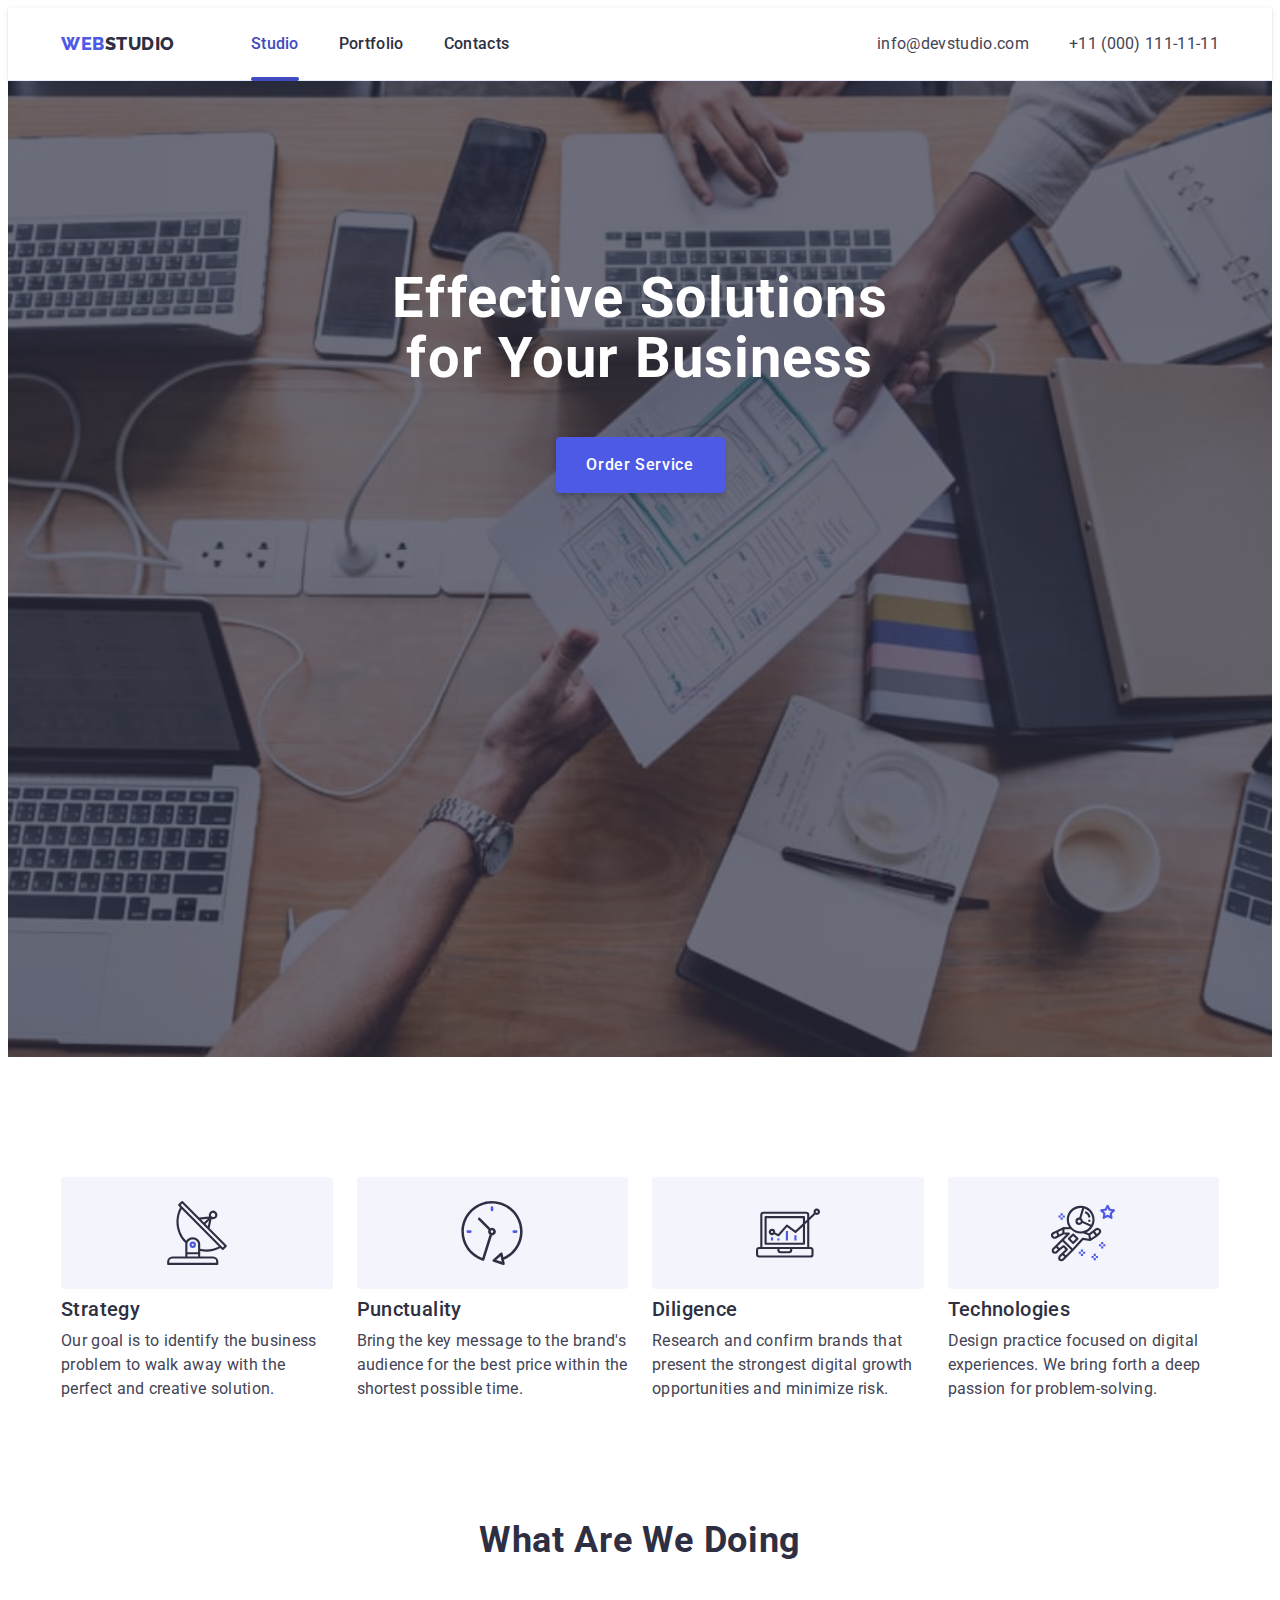
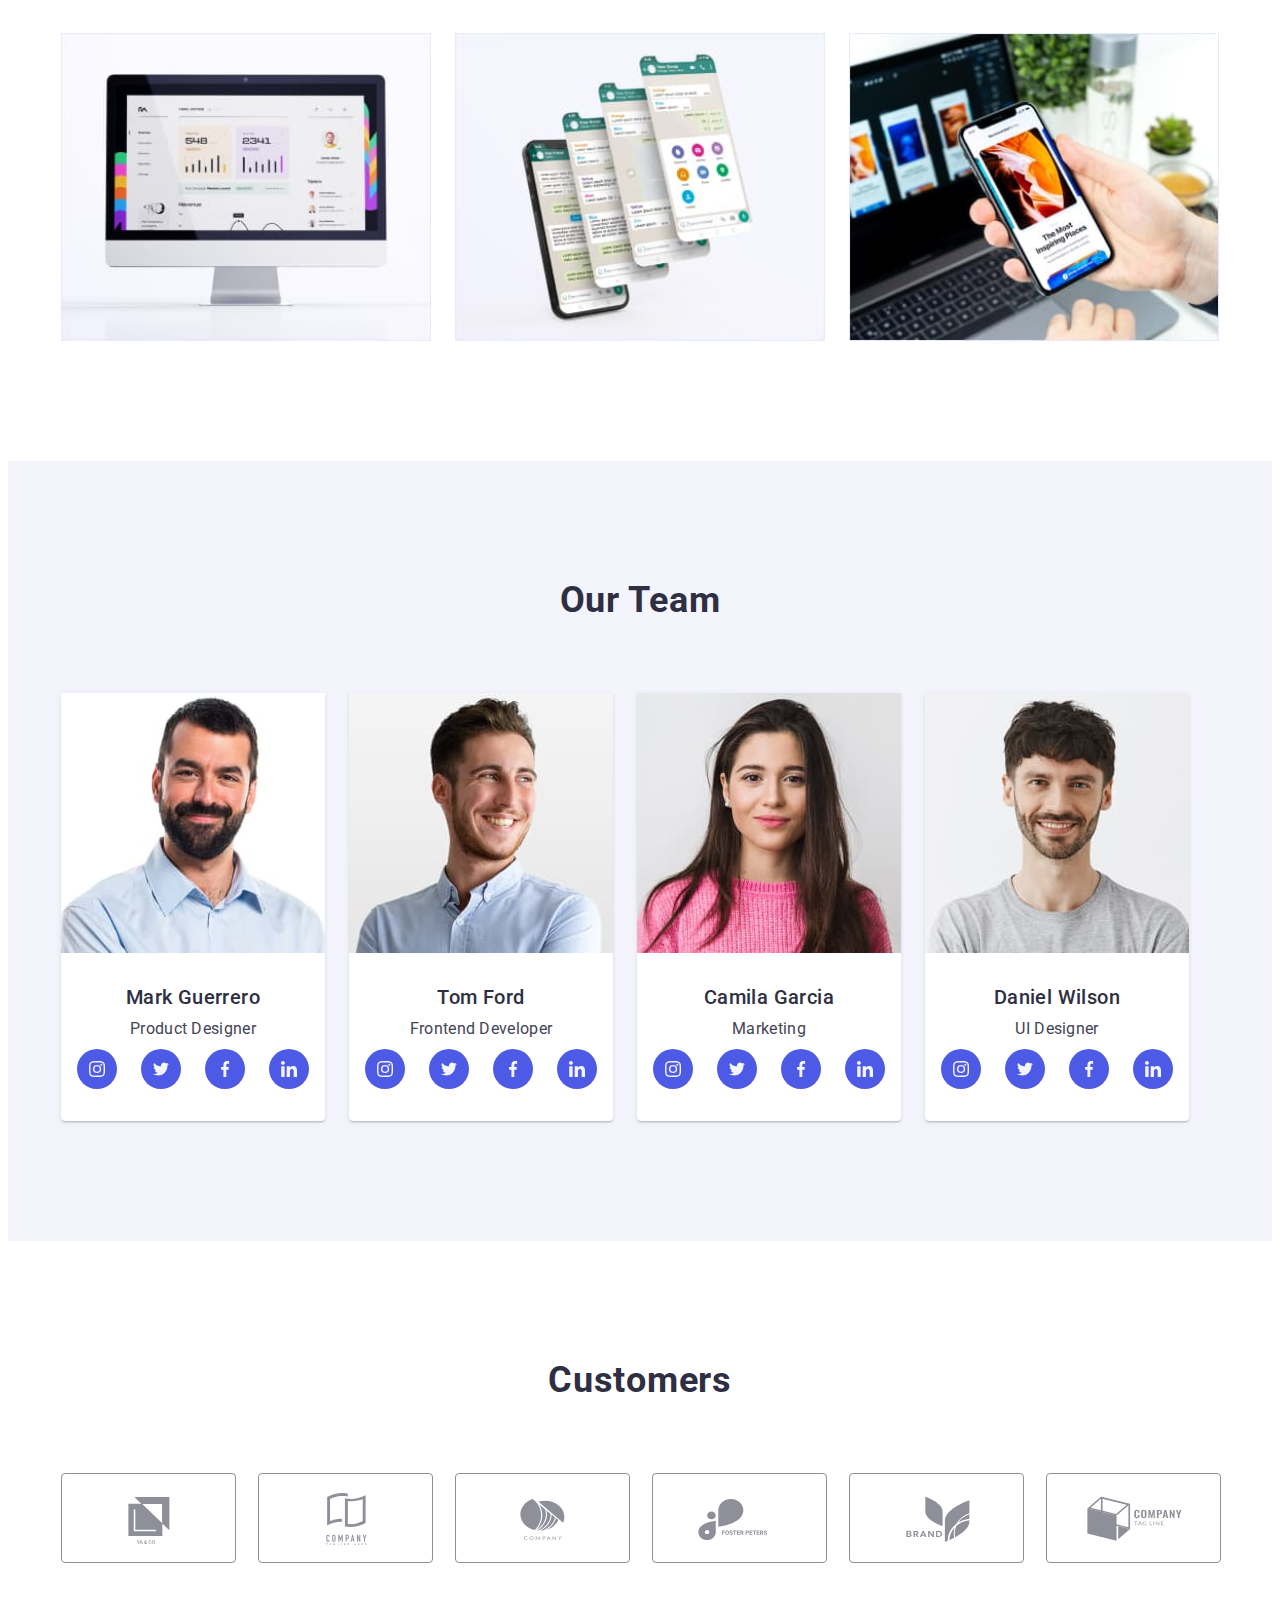
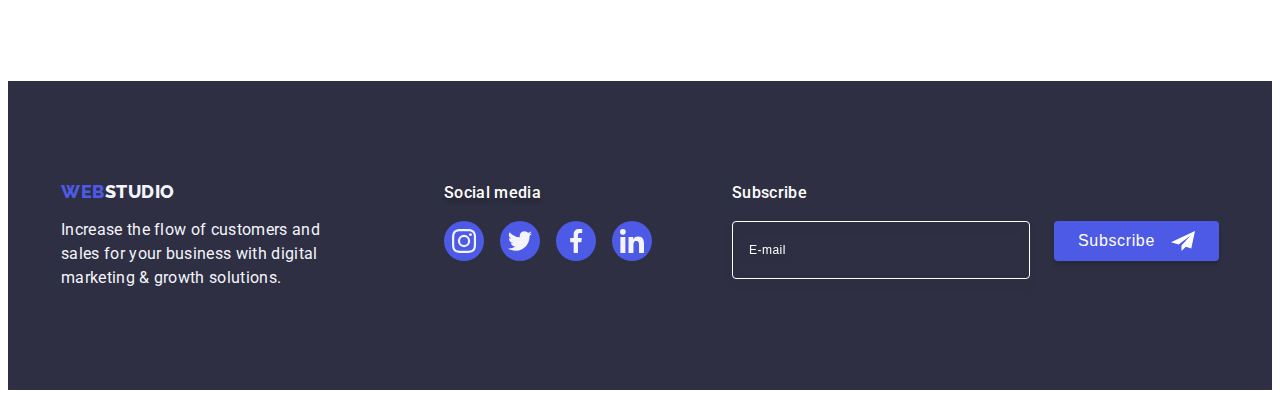
<file: index.html>
<!DOCTYPE html>
<html lang="en">

<head>
    <meta charset="UTF-8">
    <meta http-equiv="X-UA-Compatible" content="IE=edge">
    <meta name="viewport" content="width=device-width, initial-scale=1.0">
    <link rel="preconnect" href="https://fonts.googleapis.com">
    <link rel="preconnect" href="https://fonts.gstatic.com" crossorigin>
    <link href="https://fonts.googleapis.com/css2?family=Raleway:wght@800&family=Roboto:wght@400;500;700&display=swap"
        rel="stylesheet">
    <link rel="stylesheet" href="https://cdnjs.cloudflare.com/ajax/libs/modern-normalize/2.0.0/modern-normalize.min.css"
        integrity="sha512-4xo8blKMVCiXpTaLzQSLSw3KFOVPWhm/TRtuPVc4WG6kUgjH6J03IBuG7JZPkcWMxJ5huwaBpOpnwYElP/m6wg=="
        crossorigin="anonymous" referrerpolicy="no-referrer" />
    <link rel="stylesheet" href="./css/styles.css">
    <title>Main Page</title>
</head>

<body>
    <header class="header">
        <div class="container header-container">
            <nav class="header-navigation">
                <a class="header-logo-link link" href="./index.html">Web<span class="header-logo">Studio</span></a>
                <ul class="header-list list">
                    <li class="header-item"><a class="header-link current link" href="./index.html">Studio</a></li>
                    <li><a class="header-link link" href="./portfolio.html">Portfolio</a></li>
                    <li><a class="header-link link" href="">Contacts</a></li>
                </ul>
            </nav>
            <address class="address">
                <ul class="address-list list">
                    <li><a class="address-link link" href="mailto:info@devstudio.com">info@devstudio.com</a></li>
                    <li><a class="address-link link" href="tel:+110001111111">+11 (000) 111-11-11</a></li>
                </ul>
            </address>
        </div>
    </header>
    <main>
        <section class="hero">
            <div class="container">
                <h1 class="hero-title">Effective Solutions for Your Business</h1>
                <button class="hero-button" type="button" data-modal-open>Order Service</button>
            </div>
        </section>
        <section class="our-advantages-section">
            <div class="container">
                <!-- Cхований за допомогою CSS підзаголовок про наші переваги -->
                <h2 class="visually-hidden">Our advantages</h2>
                <ul class="our-advantages-list list">
                    <li class="advantages-list-item">
                        <div class="advantages-icon">
                            <svg width="64" height="64">
                                <use href="./images/icons.svg#icon-antenna"></use>
                            </svg>
                        </div>
                        <h3 class="subtitle">Strategy</h3>
                        <p class="text">Our goal is to identify the business
                            problem to walk away with the perfect and creative solution.</p>
                    </li>
                    <li class="advantages-list-item">
                        <div class="advantages-icon">
                            <svg width="64" height="64">
                                <use href="./images/icons.svg#icon-clock"></use>
                            </svg>
                        </div>
                        <h3 class="subtitle">Punctuality</h3>
                        <p class="text">Bring the key message to the brand's audience for the best price within
                            the shortest possible
                            time.</p>
                    </li>
                    <li class="advantages-list-item">
                        <div class="advantages-icon">
                            <svg width="64" height="64">
                                <use href="./images/icons.svg#icon-diagram"></use>
                            </svg>
                        </div>
                        <h3 class="subtitle">Diligence</h3>
                        <p class="text">Research and confirm brands that present the strongest digital growth
                            opportunities and minimize
                            risk.</p>
                    </li>
                    <li class="advantages-list-item">
                        <div class="advantages-icon">
                            <svg width="64" height="64">
                                <use href="./images/icons.svg#icon-astronaut"></use>
                            </svg>
                        </div>
                        <h3 class="subtitle">Technologies</h3>
                        <p class="text">Design practice focused on digital experiences. We bring forth a deep
                            passion for
                            problem-solving.</p>
                    </li>
                </ul>
            </div>
        </section>
        <section class="what-we-doing-section">
            <div class="container">
                <h2 class="title">What are we doing</h2>
                <ul class="what-we-doing-list list">
                    <li class="doing-list-item"><img src="./images/computer-img-1.jpg" alt="computer screen"
                            width="360"></li>
                    <li class="doing-list-item"><img src="./images/smartphone-img-2.jpg" alt="smartphone screen"
                            width="360">
                    </li>
                    <li class="doing-list-item"><img src="./images/laptop-img-3.jpg" alt="smartphone and laptop"
                            width="360"></li>
                </ul>
            </div>
        </section>
        <section class="team-section">
            <div class="container">
                <h2 class="title">Our Team</h2>
                <ul class="team-list list">
                    <li class="team-member">
                        <img src="./images/photo-img-1.jpg" alt="photo-1" width="264">
                        <div class="card-description">
                            <h3 class="subtitle member">Mark Guerrero</h3>
                            <p class="text member">Product Designer</p>
                            <ul class="member-soc-list list">
                                <li class="member-soc-item">
                                    <a href="" class="member-soc-link link" target="_blank" rel="noopener noreferrer">
                                        <svg class="member-soc-icon" width="16" height="16">
                                            <use href="./images/icons.svg#icon-instagram"></use>
                                        </svg>
                                    </a>

                                </li>
                                <li class="member-soc-item">
                                    <a href="" class="member-soc-link link" target="_blank" rel="noopener noreferrer">
                                        <svg class="member-soc-icon" width="16" height="16">
                                            <use href="./images/icons.svg#icon-twitter"></use>
                                        </svg>
                                    </a>

                                </li>
                                <li class="member-soc-item">
                                    <a href="" class="member-soc-link link" target="_blank" rel="noopener noreferrer">
                                        <svg class="member-soc-icon" width="16" height="16">
                                            <use href="./images/icons.svg#icon-facebook"></use>
                                        </svg>
                                    </a>

                                </li>
                                <li class="member-soc-item">
                                    <a href="" class="member-soc-link link" target="_blank" rel="noopener noreferrer">
                                        <svg class="member-soc-icon" width="16" height="16">
                                            <use href="./images/icons.svg#icon-linkedin"></use>
                                        </svg>
                                    </a>
                                </li>
                            </ul>
                        </div>
                    </li>
                    <li class="team-member">
                        <img src="./images/photo-img-2.jpg" alt="photo-2" width="264">
                        <div class="card-description">
                            <h3 class="subtitle member">Tom Ford</h3>
                            <p class="text member">Frontend Developer</p>
                            <ul class="member-soc-list list">
                                <li class="member-soc-item">
                                    <a href="" class="member-soc-link link" target="_blank" rel="noopener noreferrer">
                                        <svg class="member-soc-icon" width="16" height="16">
                                            <use href="./images/icons.svg#icon-instagram"></use>
                                        </svg>
                                    </a>

                                </li>
                                <li class="member-soc-item">
                                    <a href="" class="member-soc-link link" target="_blank" rel="noopener noreferrer">
                                        <svg class="member-soc-icon" width="16" height="16">
                                            <use href="./images/icons.svg#icon-twitter"></use>
                                        </svg>
                                    </a>

                                </li>
                                <li class="member-soc-item">
                                    <a href="" class="member-soc-link link" target="_blank" rel="noopener noreferrer">
                                        <svg class="member-soc-icon" width="16" height="16">
                                            <use href="./images/icons.svg#icon-facebook"></use>
                                        </svg>
                                    </a>

                                </li>
                                <li class="member-soc-item">
                                    <a href="" class="member-soc-link link" target="_blank" rel="noopener noreferrer">
                                        <svg class="member-soc-icon" width="16" height="16">
                                            <use href="./images/icons.svg#icon-linkedin"></use>
                                        </svg>
                                    </a>
                                </li>
                            </ul>
                        </div>
                    </li>
                    <li class="team-member">
                        <img src="./images/photo-img-3.jpg" alt="photo-3" width="264">
                        <div class="card-description">
                            <h3 class="subtitle member">Camila Garcia</h3>
                            <p class="text member">Marketing</p>
                            <ul class="member-soc-list list">
                                <li class="member-soc-item">
                                    <a href="" class="member-soc-link link" target="_blank" rel="noopener noreferrer">
                                        <svg class="member-soc-icon" width="16" height="16">
                                            <use href="./images/icons.svg#icon-instagram"></use>
                                        </svg>
                                    </a>

                                </li>
                                <li class="member-soc-item">
                                    <a href="" class="member-soc-link link" target="_blank" rel="noopener noreferrer">
                                        <svg class="member-soc-icon" width="16" height="16">
                                            <use href="./images/icons.svg#icon-twitter"></use>
                                        </svg>
                                    </a>

                                </li>
                                <li class="member-soc-item">
                                    <a href="" class="member-soc-link link" target="_blank" rel="noopener noreferrer">
                                        <svg class="member-soc-icon" width="16" height="16">
                                            <use href="./images/icons.svg#icon-facebook"></use>
                                        </svg>
                                    </a>

                                </li>
                                <li class="member-soc-item">
                                    <a href="" class="member-soc-link link" target="_blank" rel="noopener noreferrer">
                                        <svg class="member-soc-icon" width="16" height="16">
                                            <use href="./images/icons.svg#icon-linkedin"></use>
                                        </svg>
                                    </a>
                                </li>
                            </ul>
                        </div>
                    </li>
                    <li class="team-member">
                        <img src="./images/photo-img-4.jpg" alt="photo-4" width="264">
                        <div class="card-description">
                            <h3 class="subtitle member">Daniel Wilson</h3>
                            <p class="text member">UI Designer</p>
                            <ul class="member-soc-list list">
                                <li class="member-soc-item">
                                    <a href="" class="member-soc-link link" target="_blank" rel="noopener noreferrer">
                                        <svg class="member-soc-icon" width="16" height="16">
                                            <use href="./images/icons.svg#icon-instagram"></use>
                                        </svg>
                                    </a>

                                </li>
                                <li class="member-soc-item">
                                    <a href="" class="member-soc-link link" target="_blank" rel="noopener noreferrer">
                                        <svg class="member-soc-icon" width="16" height="16">
                                            <use href="./images/icons.svg#icon-twitter"></use>
                                        </svg>
                                    </a>

                                </li>
                                <li class="member-soc-item">
                                    <a href="" class="member-soc-link link" target="_blank" rel="noopener noreferrer">
                                        <svg class="member-soc-icon" width="16" height="16">
                                            <use href="./images/icons.svg#icon-facebook"></use>
                                        </svg>
                                    </a>

                                </li>
                                <li class="member-soc-item">
                                    <a href="" class="member-soc-link link" target="_blank" rel="noopener noreferrer">
                                        <svg class="member-soc-icon" width="16" height="16">
                                            <use href="./images/icons.svg#icon-linkedin"></use>
                                        </svg>
                                    </a>
                                </li>
                            </ul>
                        </div>
                    </li>
                </ul>
            </div>
        </section>
        <section class="customers-section">
            <div class="container">
                <h2 class="title">Customers</h2>
                <ul class="customers-list list">
                    <li class="customers-list-item">
                        <a href="" class="customers-link link">
                            <svg class="customers-icon" width="104" height="56">
                                <use href="./images/icons.svg#icon-logo-1"></use>
                            </svg>
                        </a>
                    </li>
                    <li class="customers-list-item">
                        <a href="" class="customers-link link">
                            <svg class="customers-icon" width="104" height="56">
                                <use href="./images/icons.svg#icon-logo-2"></use>
                            </svg>
                        </a>
                    </li>
                    <li class="customers-list-item">
                        <a href="" class="customers-link link">
                            <svg class="customers-icon" width="104" height="56">
                                <use href="./images/icons.svg#icon-logo-3"></use>
                            </svg>
                        </a>
                    </li>
                    <li class="customers-list-item">
                        <a href="" class="customers-link link">
                            <svg class="customers-icon" width="104" height="56">
                                <use href="./images/icons.svg#icon-logo-4"></use>
                            </svg>
                        </a>
                    </li>
                    <li class="customers-list-item">
                        <a href="" class="customers-link link">
                            <svg class="customers-icon" width="104" height="56">
                                <use href="./images/icons.svg#icon-logo-5"></use>
                            </svg>
                        </a>
                    </li>
                    <li class="customers-list-item">
                        <a href="" class="customers-link link">
                            <svg class="customers-icon" width="104" height="56">
                                <use href="./images/icons.svg#icon-logo-6"></use>
                            </svg>
                        </a>
                    </li>
                </ul>
            </div>
        </section>
    </main>
    <footer class="footer">
        <div class="container footer-container">
            <div class="footer-logo-container">
                <a class="footer-logo-link link" href="./index.html">Web<span class="footer-logo">Studio</span>
                </a>
                <p class="footer-text">Increase the flow of customers and sales for your business with digital marketing
                    &
                    growth solutions.</p>
            </div>
            <div class="footer-soc-container">
                <p class="footer-subtitle">Social media</p>
                <ul class="footer-soc-list list">
                    <li class="footer-soc-item">
                        <a href="" class="footer-soc-link link" target="_blank" rel="noopener noreferrer">
                            <svg class="footer-soc-icon" width="24" height="24">
                                <use href="./images/icons.svg#icon-instagram"></use>
                            </svg>
                        </a>

                    </li>
                    <li class="footer-soc-item">
                        <a href="" class="footer-soc-link link" target="_blank" rel="noopener noreferrer">
                            <svg class="footer-soc-icon" width="24" height="24">
                                <use href="./images/icons.svg#icon-twitter"></use>
                            </svg>
                        </a>

                    </li>
                    <li class="footer-soc-item">
                        <a href="" class="footer-soc-link link" target="_blank" rel="noopener noreferrer">
                            <svg class="footer-soc-icon" width="24" height="24">
                                <use href="./images/icons.svg#icon-facebook"></use>
                            </svg>
                        </a>

                    </li>
                    <li class="footer-soc-item">
                        <a href="" class="footer-soc-link link" target="_blank" rel="noopener noreferrer">
                            <svg class="footer-soc-icon" width="24" height="24">
                                <use href="./images/icons.svg#icon-linkedin"></use>
                            </svg>
                        </a>
                    </li>
                </ul>
            </div>
            <div class="footer-subscribe-wrap">
                <p class="footer-subscribe">Subscribe</p>
                <form class="footer-subscribe-field">
                    <label class="footer-subscribe-label">
                        <input type="email" name="email" class="footer-subscribe-input" placeholder="E-mail">
                    </label>
                    <button type="submit" class="footer-subscribe-button">
                        Subscribe
                        <svg class="footer-button-icon" width="24" height="24">
                            <use href="./images/icons.svg#icon-send"></use>
                        </svg>
                    </button>
                </form>
            </div>
        </div>
    </footer>
    <div class="backdrop is-hidden" data-modal>
        <div class="modal">
            <button type="button" class="modal-close" data-modal-close>
                <svg class="modal-close-icon" width="8" height="8">
                    <use href="./images/icons.svg#icon-close-black"></use>
                </svg>
            </button>
            <p class="modal-tittle">Leave your contacts and we will call you back</p>
            <form>
                <div class="modal-field">
                    <label for="user-name" class="input-label">Name</label>
                    <div class="input-wrap">
                        <input type="text" name="user-name" id="user-name" class="modal-input">
                        <svg class="input-icon" width="18" height="24">
                            <use href="./images/icons.svg#icon-person"></use>
                        </svg>
                    </div>
                </div>
                <div class="modal-field">
                    <label for="user-tel" class="input-label">Phone</label>
                    <div class="input-wrap">
                        <input type="tel" name="user-tel" id="user-tel" class="modal-input">
                        <svg class="input-icon" width="18" height="24">
                            <use href="./images/icons.svg#icon-phone"></use>
                        </svg>
                    </div>
                </div>
                <div class="modal-field">
                    <label for="user-email" class="input-label">Email</label>
                    <div class="input-wrap">
                        <input type="email" name="user-email" id="user-email" class="modal-input">
                        <svg class="input-icon" width="18" height="24">
                            <use href="./images/icons.svg#icon-email"></use>
                        </svg>
                    </div>
                </div>
                <div class="comment-field">
                    <label for="user-comment" class="input-label">Comment</label>
                    <textarea name="user-comment" id="user-comment" class="modal-comment"
                        placeholder="Text input"></textarea>
                </div>
                <div class="check-field">
                    <input type="checkbox" id="user-privacy" name="user-privacy" value="true"
                        class="modal-check visually-hidden">
                    <label for="user-privacy" class="check-text">
                        <span class="check-icon">
                            <svg class="check-icon" width="10" height="8">
                                <use href="./images/icons.svg#icon-click"></use>
                            </svg>
                        </span>I accept the terms and conditions of the&nbsp;
                        <a href="#" class="modal-privacy-link">Privacy Policy</a>
                    </label>
                </div>
                <button type="submit" class="modal-button">Send</button>
            </form>
        </div>
    </div>
    <script src="./js/modal.js"></script>
</body>

</html>
</file>
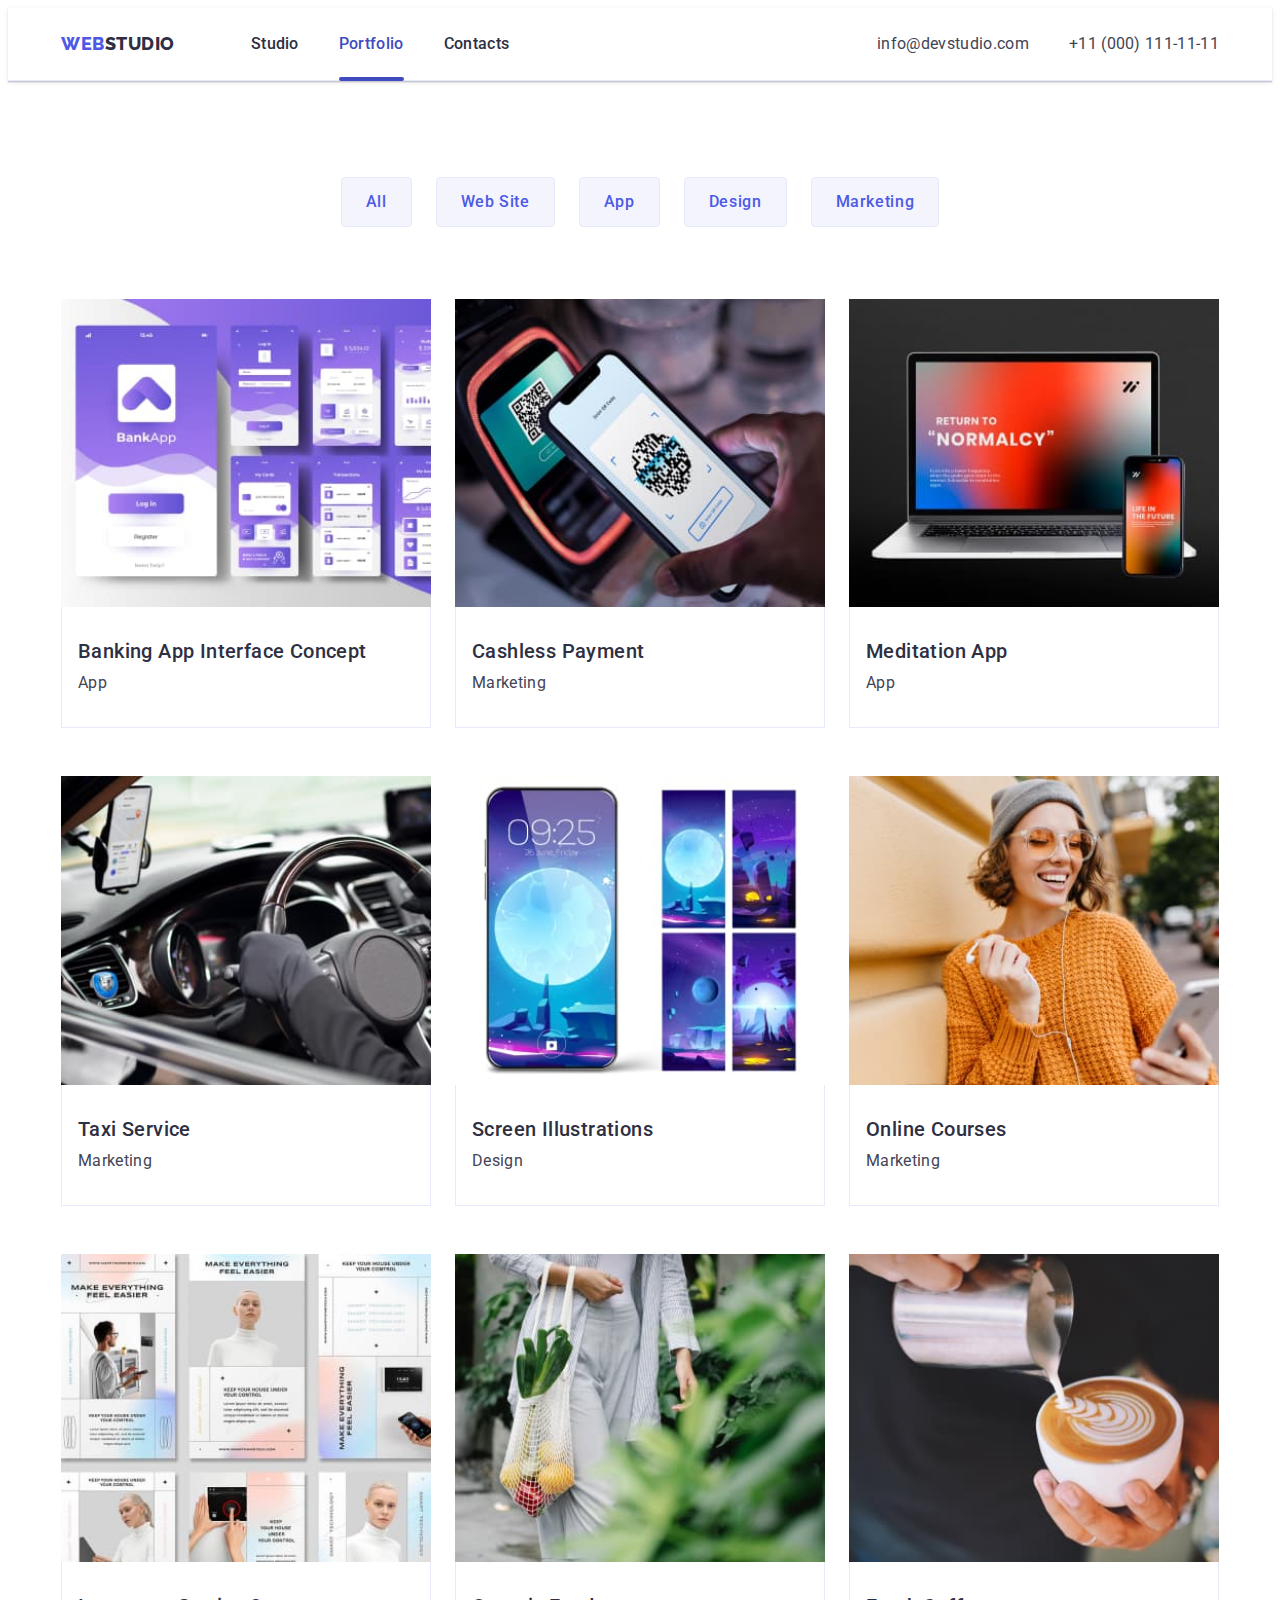
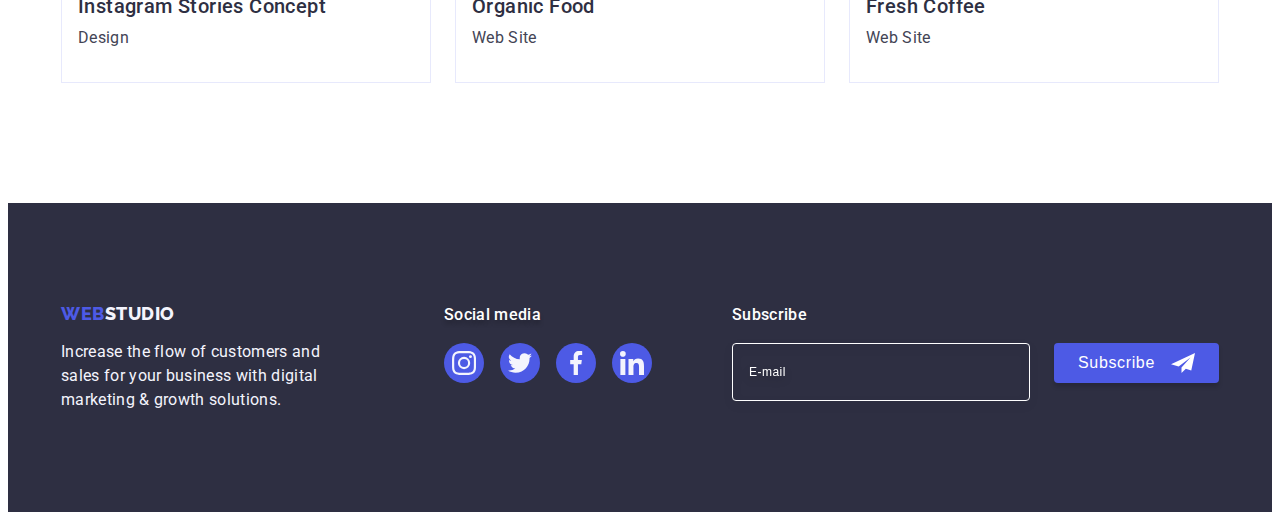
<file: portfolio.html>
<!DOCTYPE html>
<html lang="en">

<head>
    <meta charset="UTF-8">
    <meta http-equiv="X-UA-Compatible" content="IE=edge">
    <meta name="viewport" content="width=device-width, initial-scale=1.0">
    <link rel="preconnect" href="https://fonts.googleapis.com">
    <link rel="preconnect" href="https://fonts.gstatic.com" crossorigin>
    <link href="https://fonts.googleapis.com/css2?family=Raleway:wght@800&family=Roboto:wght@400;500;700&display=swap"
        rel="stylesheet">
    <link rel="stylesheet" href="https://cdnjs.cloudflare.com/ajax/libs/modern-normalize/2.0.0/modern-normalize.min.css"
        integrity="sha512-4xo8blKMVCiXpTaLzQSLSw3KFOVPWhm/TRtuPVc4WG6kUgjH6J03IBuG7JZPkcWMxJ5huwaBpOpnwYElP/m6wg=="
        crossorigin="anonymous" referrerpolicy="no-referrer" />
    <link rel="stylesheet" href="./css/styles.css">
    <title>Portfolio</title>
</head>

<body>
    <header class="header">
        <div class="container header-container">
            <nav class="header-navigation">
                <a class="header-logo-link link" href="./index.html">Web<span class="header-logo">Studio</span></a>
                <ul class="header-list list">
                    <li><a class="header-link link" href="./index.html">Studio</a></li>
                    <li><a class="header-link current link" href="./portfolio.html">Portfolio</a></li>
                    <li><a class="header-link link" href="">Contacts</a></li>
                </ul>
            </nav>
            <address class="address">
                <ul class="address-list list">
                    <li><a class="address-link link" href="mailto:info@devstudio.com">info@devstudio.com</a></li>
                    <li><a class="address-link link" href="tel:+110001111111">+11 (000) 111-11-11</a></li>
                </ul>
            </address>
        </div>
    </header>
    <main>
        <section class="portfolio-section">
            <div class="container">
                <!-- Cхований за допомогою CSS підзаголовок про наші переваги -->
                <h1 class="visually-hidden">Portfolio</h1>
                <ul class="portfolio-filters-button-list list">
                    <li><button class="portfolio-filters-button" type="button">All</button></li>
                    <li><button class="portfolio-filters-button" type="button">Web Site</button></li>
                    <li><button class="portfolio-filters-button" type="button">App</button></li>
                    <li><button class="portfolio-filters-button" type="button">Design</button></li>
                    <li><button class="portfolio-filters-button" type="button">Marketing</button></li>
                </ul>
                <ul class="portfolio-list list">
                    <li class="portfolio-list-item">
                        <a href="" class="link portfolio-link">
                            <div class="portfolio-cover-wrap"><img src="./images/app-screenshots-img-1.jpg"
                                    alt="app screenshots" width="360" height="300">
                                <p class="portfolio-cover-text">14 Stylish and User-Friendly App Design Concepts · Task
                                    Manager App · Calorie Tracker App · Exotic Fruit Ecommerce App · Cloud Storage App
                                </p>
                            </div>
                            <div class="card-description portfolio-card-description">
                                <h2 class="subtitle">Banking App Interface Concept</h2>
                                <p class="text">App</p>
                            </div>
                        </a>
                    </li>
                    <li class="portfolio-list-item">
                        <a href="" class="link portfolio-link">
                            <div class="portfolio-cover-wrap"><img src="./images/qr-scanning-img-2.jpg"
                                    alt="qr-code scanning" width="360" height="300">
                                <p class="portfolio-cover-text">14 Stylish and User-Friendly App Design Concepts · Task
                                    Manager App · Calorie Tracker App · Exotic Fruit Ecommerce App · Cloud Storage App
                                </p>
                            </div>
                            <div class="card-description portfolio-card-description">
                                <h2 class="subtitle">Cashless Payment</h2>
                                <p class="text">Marketing</p>
                            </div>
                        </a>
                    </li>
                    <li class="portfolio-list-item">
                        <a href="" class="link portfolio-link">
                            <div class="portfolio-cover-wrap"><img src="./images/laptop-smartphone-img-3.jpg"
                                    alt="laptop and smartphone" width="360" height="300">
                                <p class="portfolio-cover-text">14 Stylish and User-Friendly App Design Concepts · Task
                                    Manager App · Calorie Tracker App · Exotic Fruit Ecommerce App · Cloud Storage App
                                </p>
                            </div>
                            <div class="card-description portfolio-card-description">
                                <h2 class="subtitle">Meditation App</h2>
                                <p class="text">App</p>
                            </div>
                        </a>
                    </li>
                    <li class="portfolio-list-item">
                        <a href="" class="link portfolio-link">
                            <div class="portfolio-cover-wrap"><img src="./images/auto-img-4.jpg" alt="auto" width="360"
                                    height="300">
                                <p class="portfolio-cover-text">14 Stylish and User-Friendly App Design Concepts · Task
                                    Manager App · Calorie Tracker App · Exotic Fruit Ecommerce App · Cloud Storage App
                                </p>
                            </div>
                            <div class="card-description portfolio-card-description">
                                <h2 class="subtitle">Taxi Service</h2>
                                <p class="text">Marketing</p>
                            </div>
                        </a>
                    </li>
                    <li class="portfolio-list-item">
                        <a href="" class="link portfolio-link">
                            <div class="portfolio-cover-wrap"><img src="./images/smartphone-screens-img-5.jpg"
                                    alt="smartphone screens" width="360" height="300">
                                <p class="portfolio-cover-text">14 Stylish and User-Friendly App Design Concepts · Task
                                    Manager App · Calorie Tracker App · Exotic Fruit Ecommerce App · Cloud Storage App
                                </p>
                            </div>
                            <div class="card-description portfolio-card-description">
                                <h2 class="subtitle">Screen Illustrations</h2>
                                <p class="text">Design</p>
                            </div>
                        </a>
                    </li>
                    <li class="portfolio-list-item">
                        <a href="" class="link portfolio-link">
                            <div class="portfolio-cover-wrap"><img src="./images/smiling-girl-img-6.jpg"
                                    alt="smiling girl" width="360" height="300">
                                <p class="portfolio-cover-text">14 Stylish and User-Friendly App Design Concepts · Task
                                    Manager App · Calorie Tracker App · Exotic Fruit Ecommerce App · Cloud Storage App
                                </p>
                            </div>
                            <div class="card-description portfolio-card-description">
                                <h2 class="subtitle">Online Courses</h2>
                                <p class="text">Marketing</p>
                            </div>
                        </a>
                    </li>
                    <li class="portfolio-list-item">
                        <a href="" class="link portfolio-link">
                            <div class="portfolio-cover-wrap"><img src="./images/magazine-photos-img-7.jpg"
                                    alt="magazine photos" width="360" height="300">
                                <p class="portfolio-cover-text">14 Stylish and User-Friendly App Design Concepts · Task
                                    Manager App · Calorie Tracker App · Exotic Fruit Ecommerce App · Cloud Storage App
                                </p>
                            </div>
                            <div class="card-description portfolio-card-description">
                                <h2 class="subtitle">Instagram Stories Concept</h2>
                                <p class="text">Design</p>
                            </div>
                        </a>
                    </li>
                    <li class="portfolio-list-item">
                        <a href="" class="link portfolio-link">
                            <div class="portfolio-cover-wrap"><img src="./images/food-bag-img-8.jpg" alt="food bag"
                                    width="360" height="300">
                                <p class="portfolio-cover-text">14 Stylish and User-Friendly App Design Concepts · Task
                                    Manager App · Calorie Tracker App · Exotic Fruit Ecommerce App · Cloud Storage App
                                </p>
                            </div>
                            <div class="card-description portfolio-card-description">
                                <h2 class="subtitle">Organic Food</h2>
                                <p class="text">Web Site</p>
                            </div>
                        </a>
                    </li>
                    <li class="portfolio-list-item">
                        <a href="" class="link portfolio-link">
                            <div class="portfolio-cover-wrap"><img src="./images/cup-of-coffee-img-9.jpg"
                                    alt="cup of coffee" width="360" height="300">
                                <p class="portfolio-cover-text">14 Stylish and User-Friendly App Design Concepts · Task
                                    Manager App · Calorie Tracker App · Exotic Fruit Ecommerce App · Cloud Storage App
                                </p>
                            </div>
                            <div class="card-description portfolio-card-description">
                                <h2 class="subtitle">Fresh Coffee</h2>
                                <p class="text">Web Site</p>
                            </div>
                        </a>
                    </li>
                </ul>
            </div>
        </section>
    </main>
    <footer class="footer">
        <div class="container footer-container">
            <div class="footer-logo-container">
                <a class="footer-logo-link link" href="./index.html">Web<span class="footer-logo">Studio</span>
                </a>
                <p class="footer-text">Increase the flow of customers and sales for your business with digital marketing
                    &
                    growth solutions.</p>
            </div>
            <div class="footer-soc-container">
                <p class="footer-subtitle">Social media</p>
                <ul class="footer-soc-list list">
                    <li class="footer-soc-item">
                        <a href="" class="footer-soc-link link" target="_blank" rel="noopener noreferrer">
                            <svg class="footer-soc-icon" width="24" height="24">
                                <use href="./images/icons.svg#icon-instagram"></use>
                            </svg>
                        </a>

                    </li>
                    <li class="footer-soc-item">
                        <a href="" class="footer-soc-link link" target="_blank" rel="noopener noreferrer">
                            <svg class="footer-soc-icon" width="24" height="24">
                                <use href="./images/icons.svg#icon-twitter"></use>
                            </svg>
                        </a>

                    </li>
                    <li class="footer-soc-item">
                        <a href="" class="footer-soc-link link" target="_blank" rel="noopener noreferrer">
                            <svg class="footer-soc-icon" width="24" height="24">
                                <use href="./images/icons.svg#icon-facebook"></use>
                            </svg>
                        </a>

                    </li>
                    <li class="footer-soc-item">
                        <a href="" class="footer-soc-link link" target="_blank" rel="noopener noreferrer">
                            <svg class="footer-soc-icon" width="24" height="24">
                                <use href="./images/icons.svg#icon-linkedin"></use>
                            </svg>
                        </a>
                    </li>
                </ul>
            </div>
            <div class="footer-subscribe-wrap">
                <p class="footer-subscribe">Subscribe</p>
                <form class="footer-subscribe-field">
                    <label class="footer-subscribe-label">
                        <input type="email" name="email" class="footer-subscribe-input" placeholder="E-mail">
                    </label>
                    <button type="submit" class="footer-subscribe-button">
                        Subscribe
                        <svg class="footer-button-icon" width="24" height="24">
                            <use href="./images/icons.svg#icon-send"></use>
                        </svg>
                    </button>
                </form>
            </div>
        </div>
    </footer>

</body>

</html>
</file>
<file: css/styles.css>
body {
    font-family: 'Roboto', sans-serif;
    color: var(--slate-color);
    background-color: var(--white-color);
}

p,
h1,
h2,
h3,
h4,
h5,
h6 {
    margin: 0;
}

ul,
ol {
    margin: 0;
    padding: 0;
}

img {
    display: block;
    min-width: 100%;
    height: auto;
}

.list {
    list-style: none;
}

.link {
    text-decoration: none;
}

:root {
    --iris-color: #4D5AE5;
    --ocean-color: #404BBF;
    --navy-blue-color: #2E2F42;
    --slate-color: #434455;
    --cloud-color: #F4F4FD;
    --white-color: #FFFFFF;
    --accent-color: #E7E9FC;
    --light-slate: #8E8F99;
    --green-color: #31D0AA;
    --transition-timing-function: 250ms cubic-bezier(0.4, 0, 0.2, 1);
    --dairy-color: #FCFCFC;
    --backdrop-color: rgba(46, 47, 66, 0.4);
}

.container {
    width: 1158px;
    padding-left: 15px;
    padding-right: 15px;
    margin: 0 auto;
}

/* ---------------Hader------------------- */

.header {
    border-bottom: 1px solid var(--accent-color);
    box-shadow: 0px 2px 1px rgba(46, 47, 66, 0.08), 0px 1px 1px rgba(46, 47, 66, 0.16), 0px 1px 6px rgba(46, 47, 66, 0.08);
}

.header-container {
    display: flex;
    align-items: center;
}

.header-navigation {
    display: flex;
    align-items: center;
}

.header-list {
    display: flex;
    gap: 40px;
}

.address-list {
    display: flex;
    gap: 40px;

}

.header-logo-link {
    font-family: 'Raleway', sans-serif;
    font-weight: 800;
    font-size: 18px;
    line-height: 1.17;
    display: flex;
    align-items: center;
    letter-spacing: 0.03em;
    text-transform: uppercase;
    color: var(--iris-color);
    margin-right: 76px;

}

.header-logo {
    color: var(--navy-blue-color);
}

.header-link {
    font-weight: 500;
    font-size: 16px;
    line-height: 1.5;
    letter-spacing: 0.02em;
    color: var(--navy-blue-color);
    display: block;
    padding: 24px 0;
    position: relative;
    transition: color var(--transition-timing-function);
}

.header-link::after {
    content: '';
    width: 100%;
    height: 4px;
    background-color: var(--ocean-color);
    border-radius: 2px;
    position: absolute;
    bottom: -1px;
    left: 0;
    transform: scaleX(0);
    transition: transform var(--transition-timing-function);
}

.header-link:is(:hover, :focus)::after,
.current::after {
    transform: scaleX(1)
}


.header-link:is(:hover, :focus),
.current {
    color: var(--ocean-color);
}

.address {
    font-style: normal;
    margin-left: auto;

}

.address-link {
    font-weight: 400;
    font-size: 16px;
    line-height: 1.5;
    letter-spacing: 0.02em;
    color: var(--slate-color);
    transition: color var(--transition-timing-function);
}

.address-link:is(:hover, :focus) {
    color: var(--ocean-color);
}

/* ----------------Main------------------- */

.hero {
    height: 600px;
    max-width: 1440px;
    margin: 0 auto;
    background-image: linear-gradient(rgba(46, 47, 66, 0.7), rgba(46, 47, 66, 0.7)),
        url(../images/people-office.jpg);
    background-size: cover;
    background-repeat: no-repeat;
    background-position: center;
    padding-top: 188px;
    padding-bottom: 188px;


}

.hero-title {
    max-width: 496px;
    font-weight: 700;
    font-size: 56px;
    line-height: 1.07;
    text-align: center;
    letter-spacing: 0.02em;
    color: var(--white-color);
    margin: 0 auto;
    margin-bottom: 48px;
}

.hero-button {
    min-width: 169px;
    height: 56px;
    font-family: inherit;
    font-weight: 500;
    font-size: 16px;
    line-height: 1.5;
    letter-spacing: 0.04em;
    color: var(--white-color);
    background-color: var(--iris-color);
    cursor: pointer;
    border: none;
    border-radius: 4px;
    display: block;
    margin: 0 auto;
    box-shadow: 0px 4px 4px rgba(0, 0, 0, 0.15);
    transition: background-color var(--transition-timing-function);

}

.hero-button:is(:hover, :focus) {
    background-color: var(--ocean-color);
}

.visually-hidden {
    position: absolute;
    width: 1px;
    height: 1px;
    margin: -1px;
    border: 0;
    padding: 0;
    white-space: nowrap;
    clip-path: inset(100%);
    clip: rect(0 0 0 0);
    overflow: hidden;
}

.our-advantages-section {
    padding: 120px 0;
}

.our-advantages-list {
    display: flex;
    gap: 24px;
}

.advantages-list-item {
    flex-basis: calc((100% - 72px)/ 4);
}

.advantages-icon {
    display: flex;
    height: 112px;
    background-color: var(--cloud-color);
    margin-bottom: 8px;
    align-items: center;
    justify-content: center;
    border-radius: 4px;
}

.what-we-doing-section {
    padding-bottom: 120px;
}

.what-we-doing-list {
    display: flex;
    gap: 24px;
}

.doing-list-item {
    width: calc((100% - 48px) / 3);
}

.team-section {
    background-color: var(--cloud-color);
    padding-top: 120px;
    padding-bottom: 120px;
}

.team-list {
    display: flex;
    gap: 24px;
}

.team-member {
    background-color: var(--white-color);
    border-radius: 0 0 4px 4px;
    box-shadow: 0px 1px 6px rgba(46, 47, 66, 0.08), 0px 1px 1px rgba(46, 47, 66, 0.16), 0px 2px 1px rgba(46, 47, 66, 0.08);
}

.card-description {
    padding: 32px 16px;
}

.title {
    font-weight: 700;
    font-size: 36px;
    line-height: 1.11;
    text-align: center;
    letter-spacing: 0.02em;
    text-transform: capitalize;
    color: var(--navy-blue-color);
    margin-bottom: 72px;
}

.subtitle {
    font-weight: 500;
    font-size: 20px;
    line-height: 1.2;
    letter-spacing: 0.02em;
    color: var(--navy-blue-color);
    margin-bottom: 8px;
}

.text {
    font-weight: 400;
    font-size: 16px;
    line-height: 1.5;
    letter-spacing: 0.02em;
    color: var(--slate-color);
}

.member {
    text-align: center;
    margin-bottom: 8px;
}

.member-soc-list {
    display: flex;
    justify-content: center;
    gap: 24px;
}

.member-soc-item {
    width: 40px;
    height: 40px;
}

.member-soc-link {
    width: 100%;
    height: 100%;
    background-color: var(--iris-color);
    border-radius: 50%;
    display: flex;
    align-items: center;
    justify-content: center;
    transition: background-color var(--transition-timing-function);
}

.member-soc-link:is(:hover, :focus) {
    background-color: var(--ocean-color);
}

.member-soc-icon {
    fill: var(--cloud-color);
}

.customers-section {
    padding-top: 120px;
    padding-bottom: 120px;
}

.customers-list {
    display: flex;
    gap: 24px;
}

.customers-list-item {
    width: calc((100% - 120px)/6);
    height: 88px;
}

.customers-link {
    width: 100%;
    height: 100%;
    border: 1px solid var(--light-slate);
    border-radius: 4px;
    display: flex;
    align-items: center;
    justify-content: center;
    color: var(--light-slate);
    transition: border-color var(--transition-timing-function),
        color var(--transition-timing-function);
}

.customers-link:is(:hover, :focus) {
    border-color: var(--ocean-color);
    color: var(--ocean-color);
}

.customers-link:is(:hover, :focus) .customers-icon {
    fill: var(--ocean-color);
}

.customers-icon {
    fill: currentColor;
    transition: fill var(--transition-timing-function);
}

/* ---------------Main for Portfolio---------- */

.portfolio-section {
    padding-top: 96px;
    padding-bottom: 120px;
}

.portfolio-filters-button-list {
    margin-bottom: 72px;
    display: flex;
    justify-content: center;
    gap: 24px;
}

.portfolio-filters-button {
    font-family: inherit;
    font-weight: 500;
    font-size: 16px;
    line-height: 24px;
    text-align: center;
    letter-spacing: 0.04em;
    color: var(--iris-color);
    background-color: var(--cloud-color);
    cursor: pointer;
    border: 1px solid var(--accent-color);
    border-radius: 4px;
    padding: 12px 24px;
    transition: background-color var(--transition-timing-function),
        color var(--transition-timing-function),
        border-color var(--transition-timing-function),
        box-shadow var(--transition-timing-function);
}

.portfolio-filters-button:is(:hover, :focus) {
    background-color: var(--ocean-color);
    color: var(--white-color);
    border: 1px solid transparent;
    box-shadow: 0px 3px 1px rgba(0, 0, 0, 0.1), 0px 2px 1px rgba(0, 0, 0, 0.08), 0px 2px 2px rgba(0, 0, 0, 0.12);
}

.portfolio-list {
    display: flex;
    flex-wrap: wrap;
    column-gap: 24px;
    row-gap: 48px;
}

.portfolio-list-item {
    flex-basis: calc((100% - 48px)/ 3);
}

.portfolio-link {
    display: block;
    transition: box-shadow var(--transition-timing-function);
}

.portfolio-link:is(:hover, :focus) {
    box-shadow: 0px 1px 6px rgba(46, 47, 66, 0.08), 0px 1px 1px rgba(46, 47, 66, 0.16), 0px 2px 1px rgba(46, 47, 66, 0.08);
}

.portfolio-link:is(:hover, :focus) .portfolio-cover-text {
    transform: translateY(0);
}

.portfolio-cover-wrap {
    position: relative;
    overflow: hidden;
}

.portfolio-cover-text {
    position: absolute;
    top: 0;
    color: var(--cloud-color);
    font-weight: 400;
    font-size: 16px;
    line-height: 1.5;
    letter-spacing: 0.02em;
    padding: 40px 32px;
    background-color: var(--iris-color);
    height: 100%;
    transform: translateY(100%);
    transition: transform var(--transition-timing-function);
}

.portfolio-card-description {
    border-left: 1px solid var(--accent-color);
    border-right: 1px solid var(--accent-color);
    border-bottom: 1px solid var(--accent-color);
}

/* ---------------FOOTER-------------------- */

.footer {
    background-color: var(--navy-blue-color);
    padding-top: 100px;
    padding-bottom: 100px;
}

.footer-container {
    display: flex;
    align-items: baseline;
}

.footer-logo-container {
    margin-right: 120px;
}

.footer-logo-link {
    font-family: 'Raleway', sans-serif;
    font-weight: 800;
    font-size: 18px;
    line-height: 1.17;
    display: inline-block;
    align-items: center;
    letter-spacing: 0.03em;
    text-transform: uppercase;
    color: var(--iris-color);
    margin-bottom: 16px;
}

.footer-logo {
    color: var(--cloud-color);
}

.footer-text {
    max-width: 264px;
    font-weight: 400;
    font-size: 16px;
    line-height: 1.5;
    letter-spacing: 0.02em;
    color: var(--cloud-color);
}

.footer-soc-container {
    margin-right: 80px;
}

.footer-subtitle {
    font-style: normal;
    font-weight: 500;
    font-size: 16px;
    line-height: 1.5;
    letter-spacing: 0.02em;
    color: var(--white-color);
    text-shadow: 0px 4px 4px rgba(0, 0, 0, 0.25);
    margin-bottom: 16px;
}

.footer-soc-list {
    display: flex;
    justify-content: center;
    gap: 16px;
}

.footer-soc-item {
    width: 40px;
    height: 40px;
}

.footer-soc-link {
    width: 100%;
    height: 100%;
    background-color: var(--iris-color);
    border-radius: 50%;
    display: flex;
    align-items: center;
    justify-content: center;
    transition: background-color var(--transition-timing-function);
}

.footer-soc-link:is(:hover, :focus) {
    background-color: var(--green-color);
}

.footer-soc-icon {
    fill: var(--cloud-color);
}

.footer-subscribe {
    font-weight: 500;
    font-size: 16px;
    line-height: 1.5;
    letter-spacing: 0.02em;
    color: var(--white-color);
    margin-bottom: 16px;
}

.footer-subscribe-field {
    display: flex;
    gap: 24px;
}

.footer-subscribe-input {
    width: 264px;
    height: 40px;
    padding: 8px 16px;
    font-weight: 400;
    font-size: 12px;
    line-height: 1.5;
    letter-spacing: 0.04em;
    color: var(--white-color);
    border: 1px solid var(--white-color);
    filter: drop-shadow(0px 4px 4px rgba(0, 0, 0, 0.15));
    border-radius: 4px;
    background-color: transparent;
    outline: transparent;
}

.footer-subscribe-input::placeholder {
    font-weight: 400;
    font-size: 12px;
    line-height: 1.5;
    letter-spacing: 0.04em;
    color: var(--white-color);
}

.footer-subscribe-button {
    display: flex;
    justify-content: center;
    align-items: center;
    min-width: 165px;
    height: 40px;
    padding: 8px 24px;
    font-weight: 500;
    font-size: 16px;
    line-height: 1.5;
    letter-spacing: 0.04em;
    color: var(--white-color);
    background-color: var(--iris-color);
    box-shadow: 0px 4px 4px rgba(0, 0, 0, 0.15);
    border-radius: 4px;
    border: none;
    cursor: pointer;
    transition: background-color var(--transition-timing-function);
}

.footer-subscribe-button:is(:hover, :focus) {
    background-color: var(--ocean-color);
}

.footer-button-icon {
    margin-left: 16px;
    fill: var(--white-color);
}

/* ---------------MODAL-------------------- */

.backdrop {
    position: fixed;
    width: 100%;
    height: 100%;
    background-color: var(--backdrop-color);
    top: 0;
    transition: opacity var(--transition-timing-function), visibility var(--transition-timing-function);
}

.is-hidden {
    visibility: hidden;
    opacity: 0;
    pointer-events: none;
}

.modal {
    position: absolute;
    top: 50%;
    left: 50%;
    transform: translate(-50%, -50%) scaleY(1);
    transition: transform var(--transition-timing-function);
    width: 408px;
    min-height: 584px;
    background-color: var(--dairy-color);
    border-radius: 4px;
    box-shadow: 0px 1px 1px rgba(0, 0, 0, 0.14), 0px 1px 3px rgba(0, 0, 0, 0.12), 0px 2px 1px rgba(0, 0, 0, 0.2);
    padding-top: 72px;
    padding-right: 24px;
    padding-left: 24px;
    padding-bottom: 24px;
}

.backdrop.is-hidden .modal {
    transform: translate(-50%, -50%) scaleY(0);
}

.modal-close {
    padding: 0;
    position: absolute;
    top: 24px;
    right: 24px;
    width: 24px;
    height: 24px;
    background: var(--accent-color);
    border: 1px solid rgba(0, 0, 0, 0.1);
    border-radius: 50%;
    display: flex;
    margin-left: auto;
    align-items: center;
    justify-content: center;
    transition: background-color var(--transition-timing-function),
        border var(--transition-timing-function);
    cursor: pointer;
}

.modal-close:is(:hover, :focus) {
    background-color: var(--ocean-color);
    border: transparent;
}

.modal-close-icon {
    fill: var(--navy-blue-color);
    transition: fill var(--transition-timing-function);
}

.modal-close:is(:hover, :focus) .modal-close-icon {
    fill: var(--white-color);
}

.modal-tittle {
    font-weight: 500;
    font-size: 16px;
    line-height: 1.5;
    text-align: center;
    letter-spacing: 0.02em;
    color: var(--navy-blue-color);
    margin-bottom: 16px;
}

.modal-field {
    margin-bottom: 8px;
}

.input-label {
    display: block;
    font-weight: 400;
    font-size: 12px;
    line-height: 1.17;
    letter-spacing: 0.04em;
    color: var(--light-slate);
    margin-bottom: 4px;
}

.input-wrap {
    position: relative;
}

.modal-input {
    width: 100%;
    height: 40px;
    border: 1px solid var(--backdrop-color);
    border-radius: 4px;
    padding-left: 38px;
    outline: transparent;
    background-color: transparent;
    transition: border-color var(--transition-timing-function);
}

.modal-input:focus {
    border-color: var(--iris-color);
}

.modal-input:focus+.input-icon {
    fill: var(--iris-color);
}

.input-icon {
    position: absolute;
    left: 16px;
    top: 50%;
    transform: translateY(-50%);
    fill: var(--navy-blue-color);
    transition: fill var(--transition-timing-function);
}

.comment-field {
    margin-bottom: 16px;
}

.modal-comment {
    display: block;
    width: 100%;
    height: 120px;
    padding: 8px 16px;
    font-weight: 400;
    font-size: 12px;
    line-height: 1.17;
    letter-spacing: 0.04em;
    color: var(--backdrop-color);
    border: 1px solid var(--backdrop-color);
    border-radius: 4px;
    outline: transparent;
    resize: none;
    background-color: transparent;
    transition: border-color var(--transition-timing-function)
}

.modal-comment::placeholder {
    font-weight: 400;
    font-size: 12px;
    line-height: 1.7;
    letter-spacing: 0.04em;
    color: var(--backdrop-color);
}

.modal-comment:focus {
    border-color: var(--iris-color);
}

.check-field {
    margin-bottom: 24px;
}

.check-text {
    align-items: center;
    font-weight: 400;
    font-size: 12px;
    line-height: 1.17;
    letter-spacing: 0.04em;
    color: #8E8F99;
}

.check-text span {
    display: inline-flex;
    width: 16px;
    height: 16px;
    border: 1px solid var(--backdrop-color);
    border-radius: 2px;
    margin-right: 8px;
    align-items: center;
    justify-content: center;
    fill: transparent;
    transition: background-color var(--transition-timing-function), border var(--transition-timing-function), fill var(--transition-timing-function);
    cursor: pointer;
}

.modal-check:checked+.check-text span {
    background-color: var(--ocean-color);
    border: transparent;
    fill: var(--cloud-color);
}

.modal-button {
    font-weight: 500;
    font-size: 16px;
    line-height: 1.5;
    letter-spacing: 0.04em;
    color: var(--white-color);
    min-width: 169px;
    height: 56px;
    background-color: var(--iris-color);
    box-shadow: 0px 4px 4px rgba(0, 0, 0, 0.15);
    border-radius: 4px;
    border: none;
    cursor: pointer;
    display: block;
    margin: 0 auto;
    transition: background-color var(--transition-timing-function);
}

.modal-button:is(:hover, :focus) {
    background-color: var(--ocean-color);
}

.modal-privacy-link {
    font-weight: 400;
    font-size: 12px;
    line-height: 1.3;
    letter-spacing: 0.04em;
    color: var(--iris-color);
}
</file>
